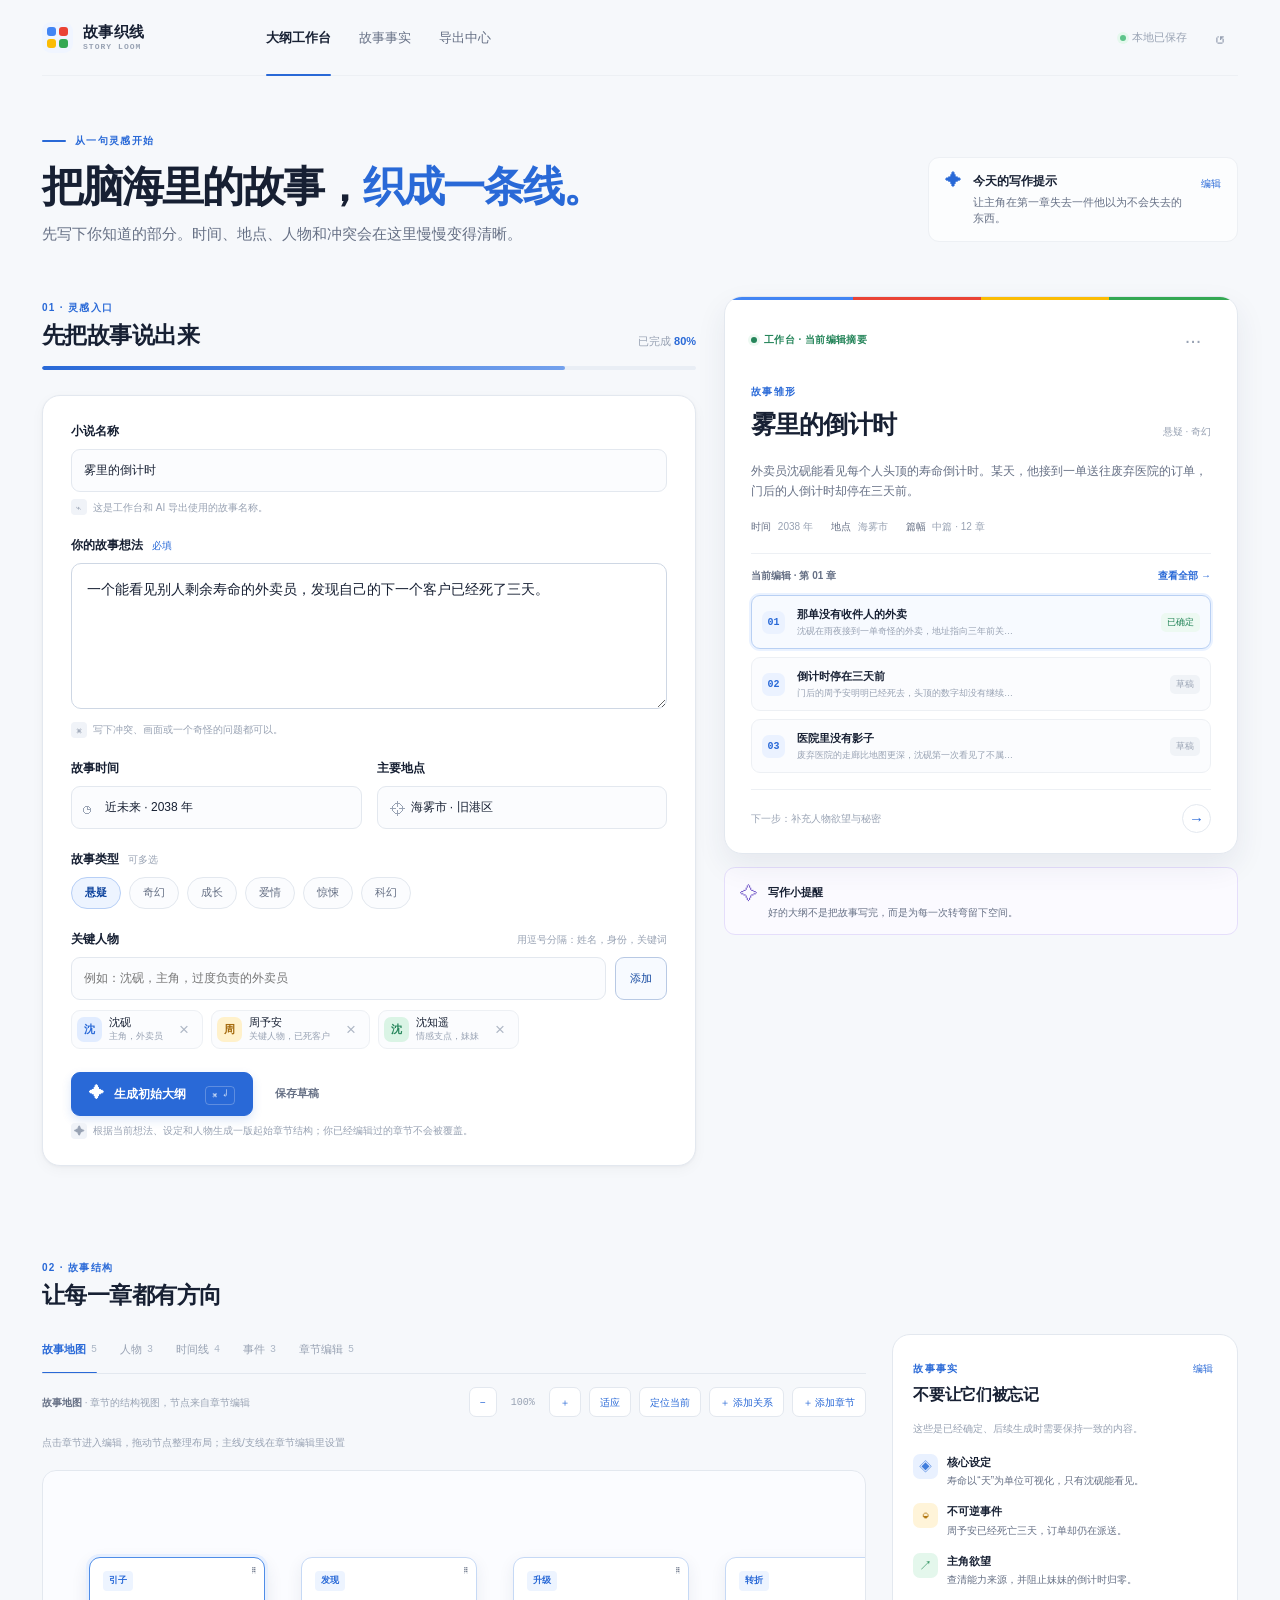
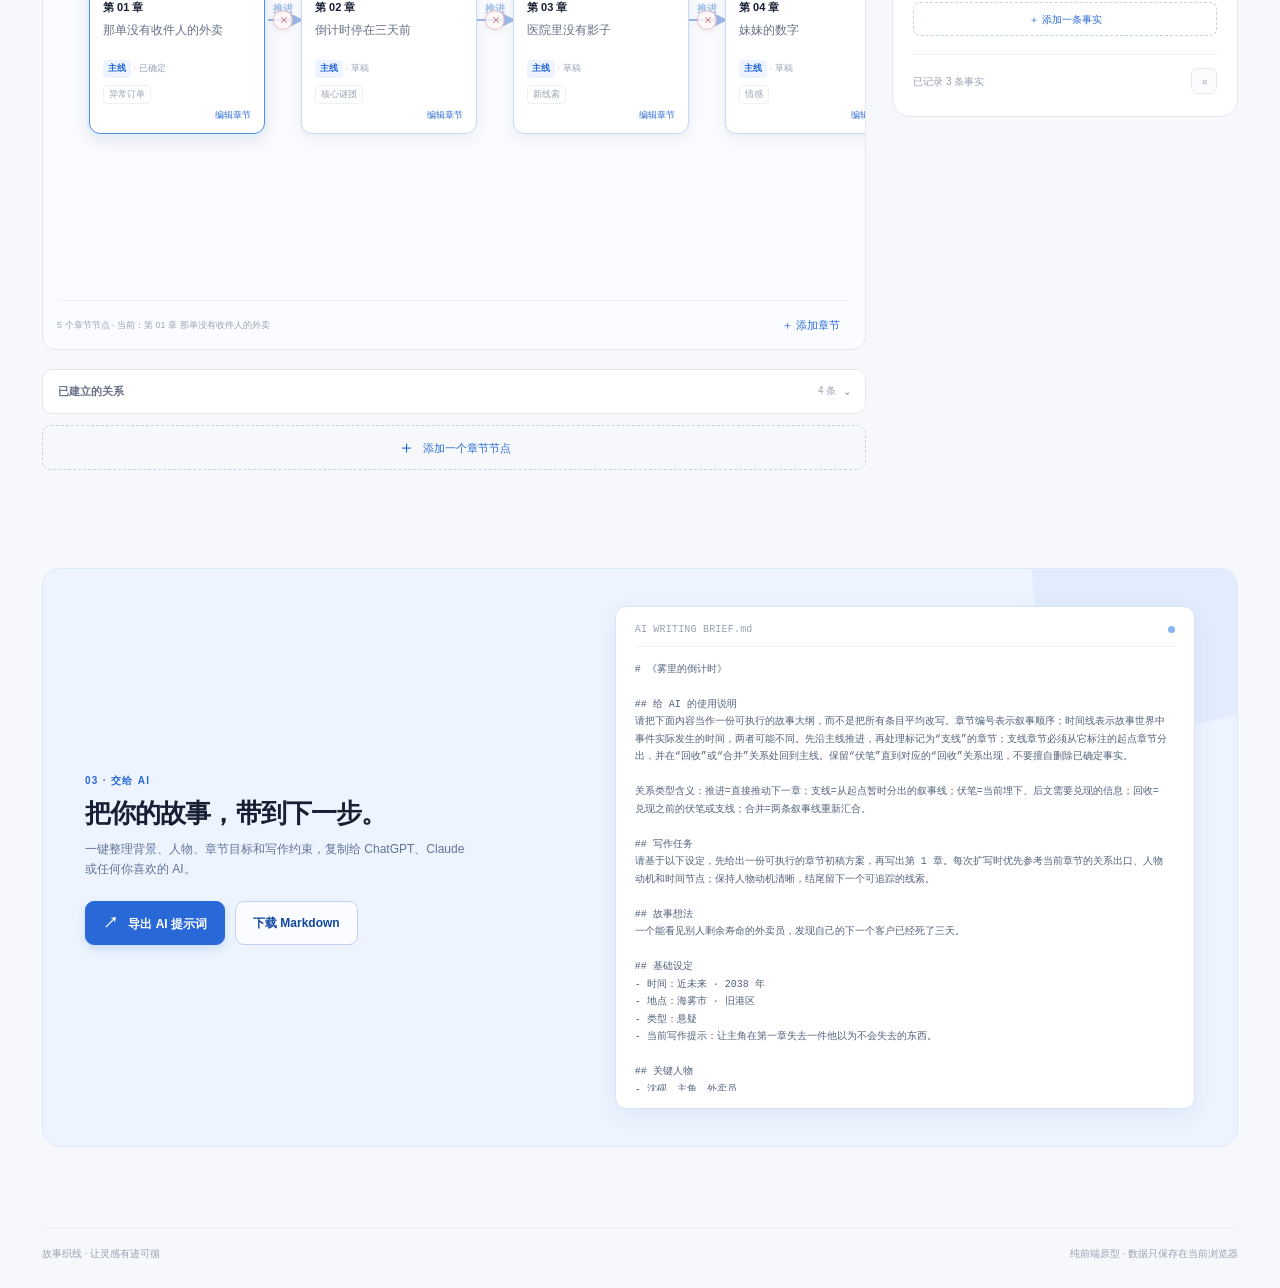
<file: novel4ai.html>
<!doctype html>
<html lang="zh-CN">
<head>
  <meta charset="UTF-8" />
  <meta name="viewport" content="width=device-width, initial-scale=1, viewport-fit=cover" />
  <meta name="theme-color" content="#f6f8fb" />
  <title>故事织线 · 小说大纲工作台</title>
  <link rel="stylesheet" href="styles.css" />
</head>
<body>
  <div class="app-shell">
    <header class="site-header">
      <a class="brand" href="#top" aria-label="故事织线首页">
        <span class="brand-mark" aria-hidden="true"><i></i><i></i><i></i><i></i></span>
        <span><strong>故事织线</strong><small>STORY LOOM</small></span>
      </a>
      <nav class="top-nav" aria-label="主导航">
        <a class="active" href="#workspace">大纲工作台</a>
        <a href="#facts">故事事实</a>
        <a href="#export">导出中心</a>
      </nav>
      <div class="header-actions">
        <span class="save-status" id="saveStatus" aria-live="polite"><span class="status-dot"></span>本地已保存</span>
        <button class="icon-button" id="resetButton" type="button" aria-label="重置草稿" title="重置草稿">↺</button>
      </div>
    </header>

    <main id="top">
      <section class="hero" aria-labelledby="heroTitle">
        <div class="hero-copy">
          <p class="eyebrow"><span class="eyebrow-line"></span>从一句灵感开始</p>
          <h1 id="heroTitle">把脑海里的故事，<em>织成一条线。</em></h1>
          <p class="hero-lede">先写下你知道的部分。时间、地点、人物和冲突会在这里慢慢变得清晰。</p>
        </div>
        <div class="hero-note" id="writingTipCard">
          <span class="note-icon">✦</span>
          <div class="tip-content"><strong>今天的写作提示</strong><span id="writingTipText" contenteditable="true" role="textbox" aria-label="今天的写作提示">让主角在第一章失去一件他以为不会失去的东西。</span></div>
          <button class="tip-edit" id="editWritingTip" type="button">编辑</button>
        </div>
      </section>

      <section class="workspace-grid" id="workspace">
        <div class="input-column">
          <div class="section-heading">
            <div><span class="section-kicker">01 · 灵感入口</span><h2>先把故事说出来</h2></div>
            <span class="completion">已完成 <strong id="completionPercent">28%</strong></span>
          </div>
          <div class="progress-track" aria-label="大纲进度"><span id="progressBar"></span></div>

          <form class="story-form" id="storyForm">
            <div class="field-group story-title-field">
              <label for="storyTitle">小说名称</label>
              <input id="storyTitle" type="text" value="雾里的倒计时" placeholder="例如：潮汐之后" />
              <div class="field-hint"><span>⌁</span> 这是工作台和 AI 导出使用的故事名称。</div>
            </div>
            <div class="field-group featured-field">
              <label for="idea">你的故事想法 <span>必填</span></label>
              <textarea id="idea" rows="5" placeholder="例如：一个能看见别人剩余寿命的外卖员，发现自己的下一个客户已经死了三天。">一个能看见别人剩余寿命的外卖员，发现自己的下一个客户已经死了三天。</textarea>
              <div class="field-hint"><span>⌘</span> 写下冲突、画面或一个奇怪的问题都可以。</div>
            </div>

            <div class="form-row two-up">
              <div class="field-group">
                <label for="time">故事时间</label>
                <div class="input-with-icon"><span>◷</span><input id="time" type="text" value="近未来 · 2038 年" placeholder="例如：民国三年" /></div>
              </div>
              <div class="field-group">
                <label for="place">主要地点</label>
                <div class="input-with-icon"><span>⌖</span><input id="place" type="text" value="海雾市 · 旧港区" placeholder="例如：一座海边小城" /></div>
              </div>
            </div>

            <div class="field-group">
              <label>故事类型 <span class="label-optional">可多选</span></label>
              <div class="chip-select" id="genreChips" role="group" aria-label="故事类型">
                <button type="button" class="choice-chip selected">悬疑</button>
                <button type="button" class="choice-chip">奇幻</button>
                <button type="button" class="choice-chip">成长</button>
                <button type="button" class="choice-chip">爱情</button>
                <button type="button" class="choice-chip">惊悚</button>
                <button type="button" class="choice-chip">科幻</button>
              </div>
            </div>

            <div class="field-group">
              <div class="field-label-row"><label for="characterInput">关键人物</label><span class="label-optional">用逗号分隔：姓名，身份，关键词</span></div>
              <div class="character-entry"><input id="characterInput" type="text" placeholder="例如：沈砚，主角，过度负责的外卖员" /><button class="small-button" id="addCharacter" type="button">添加</button></div>
              <div class="character-list" id="characterList" aria-live="polite">
                <span class="character-pill"><span class="character-avatar blue">沈</span><span>沈砚 <small>主角 · 过度负责</small></span><button type="button" aria-label="删除沈砚">×</button></span>
                <span class="character-pill"><span class="character-avatar yellow">周</span><span>周予安 <small>关键人物 · 已死客户</small></span><button type="button" aria-label="删除周予安">×</button></span>
              </div>
            </div>

            <div class="form-actions">
              <button class="primary-button" id="generateButton" type="submit" title="根据当前想法和设定生成一版初始章节结构"><span>✦</span> 生成初始大纲 <kbd>⌘ ↵</kbd></button>
              <button class="text-button" id="saveButton" type="button">保存草稿</button>
            </div>
            <div class="field-hint generate-hint"><span>✦</span> 根据当前想法、设定和人物生成一版起始章节结构；你已经编辑过的章节不会被覆盖。</div>
          </form>
        </div>

        <aside class="preview-column" aria-labelledby="previewTitle">
          <div class="preview-card">
            <div class="preview-card-top"><span class="live-badge"><i></i> 工作台 · 当前编辑摘要</span><button class="more-button" type="button" aria-label="更多选项">···</button></div>
            <div class="preview-title-row"><div><span class="section-kicker">故事雏形</span><h2 id="previewTitle">雾里的倒计时</h2></div><span class="genre-mark">悬疑 · 奇幻</span></div>
            <p class="logline" id="logline">外卖员沈砚能看见每个人头顶的寿命倒计时。某天，他接到一单送往废弃医院的订单，门后的人倒计时却停在三天前。</p>
            <div class="preview-meta"><span><b>时间</b> 2038 年</span><span><b>地点</b> 海雾市</span><span><b>篇幅</b> 中篇 · 12 章</span></div>
            <div class="mini-divider"></div>
            <div class="preview-label-row"><span><span id="currentChapterLabel">当前编辑 · 第 01 章</span></span><button class="link-button" id="viewAllButton" type="button">查看全部 →</button></div>
            <div class="chapter-preview" id="chapterPreview"></div>
            <div class="preview-footer"><span>下一步：补充人物欲望与秘密</span><button class="round-arrow" id="jumpFacts" type="button" aria-label="前往故事事实">→</button></div>
          </div>
          <div class="tip-card"><span class="tip-spark">✧</span><div><strong>写作小提醒</strong><p>好的大纲不是把故事写完，而是为每一次转弯留下空间。</p></div></div>
        </aside>
      </section>

      <section class="outline-section" id="outline" aria-labelledby="outlineTitle">
        <div class="section-heading outline-heading"><div><span class="section-kicker">02 · 故事结构</span><h2 id="outlineTitle">让每一章都有方向</h2></div></div>
        <div class="outline-layout">
          <div class="outline-main">
            <div class="outline-tabs" role="tablist" aria-label="大纲分区"><button class="active" role="tab" aria-selected="true" data-tab="all">故事地图 <span>12</span></button><button role="tab" aria-selected="false" data-tab="characters">人物 <span>4</span></button><button role="tab" aria-selected="false" data-tab="timeline">时间线 <span>8</span></button><button role="tab" aria-selected="false" data-tab="events">事件 <span>8</span></button><button role="tab" aria-selected="false" data-tab="chapters">章节编辑 <span>12</span></button></div>
            <div class="chapter-list" id="chapterList"></div>
            <button class="add-chapter" id="addChapter" type="button"><span>＋</span> 添加一个章节节点</button>
          </div>
          <aside class="facts-panel" id="facts">
            <div class="facts-head"><div><span class="section-kicker">故事事实</span><h3>不要让它们被忘记</h3></div><button class="edit-facts" type="button">编辑</button></div>
            <p class="facts-intro">这些是已经确定、后续生成时需要保持一致的内容。</p>
            <div class="fact-list" id="factList"></div><button class="add-fact-button" id="addFact" type="button">＋ 添加一条事实</button>
            <div class="facts-footer"><span id="factsCount">已记录 3 条事实</span><button type="button" id="lockFacts" aria-label="锁定事实">⌑</button></div>
          </aside>
        </div>
      </section>

      <section class="export-section" id="export" aria-labelledby="exportTitle">
        <div class="export-copy"><span class="section-kicker">03 · 交给 AI</span><h2 id="exportTitle">把你的故事，带到下一步。</h2><p>一键整理背景、人物、章节目标和写作约束，复制给 ChatGPT、Claude 或任何你喜欢的 AI。</p><div class="export-actions"><button class="primary-button" id="exportButton" type="button"><span>↗</span> 导出 AI 提示词</button><button class="secondary-button" id="downloadButton" type="button">下载 Markdown</button></div></div>
        <div class="export-preview"><div class="export-preview-head"><span>AI WRITING BRIEF.md</span><span class="file-dot"></span></div><pre id="promptPreview"># 《雾里的倒计时》

## 写作任务
请基于以下设定，写出第 1 章初稿。保持悬疑感，结尾留下一个可追踪的线索。

## 故事事实
- 沈砚能看见每个人的寿命倒计时
- 周予安已死亡三天，但订单仍在派送

## 本章目标
沈砚第一次进入旧港区废弃医院，并看到一件不可能存在的东西。</pre></div>
      </section>
    </main>
    <footer class="site-footer"><span>故事织线 · 让灵感有迹可循</span><span>纯前端原型 · 数据只保存在当前浏览器</span></footer>
  </div>
  <div class="toast" id="toast" role="status" aria-live="polite"></div>
  <script src="app.js"></script>
</body>
</html>
</file>
<file: styles.css>
:root {
  --color-background:#f6f8fb; --color-surface:#ffffff; --color-surface-subtle:#fbfcfe; --color-surface-muted:#f0f3f7;
  --color-border:#e3e8ef; --color-border-subtle:#edf0f4; --color-text:#172033; --color-text-secondary:#667085; --color-text-tertiary:#98a2b3;
  --color-primary:#2969d7; --color-primary-hover:#1f56b5; --color-primary-soft:#edf4ff; --color-primary-strong:#10469f;
  --color-success:#25855a; --color-success-soft:#edf9f2; --color-warning:#b87912; --color-warning-soft:#fff8e9; --color-danger:#c95050; --color-accent:#7359c8;
  --brand-blue:#4285f4; --brand-red:#ea4335; --brand-yellow:#fbbc05; --brand-green:#34a853;
  --font-family-sans: Inter, ui-sans-serif, -apple-system, BlinkMacSystemFont, "Segoe UI", "PingFang SC", "Microsoft YaHei", Arial, sans-serif;
  --font-family-mono: "SFMono-Regular", Consolas, "Liberation Mono", monospace;
  --font-size-xs:11px; --font-size-sm:12px; --font-size-md:13px; --font-size-base:14px; --font-size-lg:16px; --font-size-xl:18px; --font-size-2xl:22px; --font-size-3xl:28px;
  --space-1:4px; --space-2:8px; --space-3:12px; --space-4:16px; --space-5:20px; --space-6:24px; --space-7:28px; --space-8:32px; --space-10:40px; --space-12:48px;
  --radius-xs:5px; --radius-sm:8px; --radius-md:11px; --radius-lg:14px; --radius-xl:18px; --radius-pill:999px;
  --shadow-low:0 1px 3px rgba(16,24,40,.04), 0 4px 14px rgba(16,24,40,.035); --shadow-card:0 12px 30px rgba(33,54,91,.08); --shadow-focus:0 0 0 3px rgba(41,105,215,.18);
  --ease-standard:cubic-bezier(.2,0,0,1); --duration-fast:120ms; --duration-base:180ms;
}
*{box-sizing:border-box} html{scroll-behavior:smooth} body{margin:0;background:var(--color-background);color:var(--color-text);font-family:var(--font-family-sans);font-size:var(--font-size-base);line-height:1.5} button,input,textarea{font:inherit} button{cursor:pointer} a{color:inherit;text-decoration:none} ::selection{background:#dbe9ff;color:var(--color-primary-strong)}
.app-shell{max-width:1440px;margin:0 auto;padding:0 42px}.site-header{height:76px;display:flex;align-items:center;gap:36px;border-bottom:1px solid var(--color-border-subtle)}
.brand{display:flex;align-items:center;gap:10px;min-width:188px}.brand-mark{width:31px;height:31px;border-radius:9px;display:grid;grid-template-columns:repeat(2,1fr);grid-template-rows:repeat(2,1fr);gap:3px;padding:5px;background:#f0f5ff}.brand-mark i{display:block;border-radius:3px}.brand-mark i:nth-child(1){background:var(--brand-blue)}.brand-mark i:nth-child(2){background:var(--brand-red)}.brand-mark i:nth-child(3){background:var(--brand-yellow)}.brand-mark i:nth-child(4){background:var(--brand-green)}.brand strong{display:block;font-size:15px;letter-spacing:.02em;line-height:1.1}.brand small{display:block;margin-top:3px;color:var(--color-text-tertiary);font:600 8px/1 var(--font-family-mono);letter-spacing:.13em}
.top-nav{display:flex;align-self:stretch;align-items:center;gap:28px}.top-nav a{height:100%;display:flex;align-items:center;position:relative;color:var(--color-text-secondary);font-size:13px}.top-nav a.active{color:var(--color-text);font-weight:600}.top-nav a.active:after{content:"";position:absolute;left:0;right:0;bottom:-1px;height:2px;background:var(--color-primary);border-radius:2px}.header-actions{margin-left:auto;display:flex;align-items:center;gap:15px}.save-status{display:flex;align-items:center;gap:6px;color:var(--color-text-tertiary);font-size:11px}.status-dot{width:6px;height:6px;background:#5dc48a;border-radius:50%;box-shadow:0 0 0 3px #e5f8ed}.icon-button,.more-button{border:0;background:transparent;color:var(--color-text-tertiary);font-size:20px;line-height:1;min-width:36px;min-height:36px;border-radius:8px}.icon-button:hover,.more-button:hover{background:var(--color-surface-muted);color:var(--color-text)}
.hero{display:flex;justify-content:space-between;align-items:flex-end;padding:57px 0 50px;gap:30px}.eyebrow,.section-kicker{margin:0;color:var(--color-primary);font-size:10px;font-weight:700;letter-spacing:.13em;text-transform:uppercase}.eyebrow{display:flex;align-items:center;gap:9px}.eyebrow-line{width:24px;height:2px;background:var(--color-primary);border-radius:2px}.hero h1{font-size:42px;line-height:1.17;letter-spacing:-.045em;margin:14px 0 12px;font-weight:650}.hero h1 em{font-style:normal;color:var(--color-primary)}.hero-lede{margin:0;color:var(--color-text-secondary);font-size:15px;max-width:525px}.hero-note{display:flex;align-items:flex-start;gap:11px;max-width:310px;margin-bottom:4px;padding:14px 16px;background:rgba(255,255,255,.7);border:1px solid var(--color-border-subtle);border-radius:var(--radius-md);color:var(--color-text-secondary);font-size:11px;line-height:1.55}.hero-note strong{color:var(--color-text);font-size:12px}.note-icon{color:var(--color-primary);font-size:17px;line-height:1}
.workspace-grid{display:grid;grid-template-columns:minmax(0,1.12fr) minmax(360px,.88fr);gap:28px;align-items:start}.section-heading{display:flex;justify-content:space-between;align-items:flex-end;gap:18px}.section-heading h2{margin:5px 0 0;font-size:23px;line-height:1.2;letter-spacing:-.025em}.completion{color:var(--color-text-tertiary);font-size:11px}.completion strong{color:var(--color-primary);font-weight:700}.progress-track{height:4px;background:#e9eef5;border-radius:5px;margin:17px 0 25px;overflow:hidden}.progress-track span{display:block;height:100%;width:28%;background:linear-gradient(90deg,var(--color-primary),#73a1ed);border-radius:5px;transition:width .35s var(--ease-standard)}
.story-form{background:var(--color-surface);border:1px solid var(--color-border);border-radius:var(--radius-xl);padding:26px 28px;box-shadow:var(--shadow-low)}.field-group{margin-bottom:21px}.field-group label,.field-label-row label{display:block;font-size:12px;font-weight:650;color:var(--color-text);margin-bottom:9px}.field-group label span{margin-left:6px;color:var(--color-primary);font-size:10px;font-weight:500}.label-optional{color:var(--color-text-tertiary)!important;font-weight:400!important}.field-label-row{display:flex;justify-content:space-between;align-items:baseline}.field-label-row .label-optional{font-size:10px}.featured-field textarea{width:100%;resize:vertical;min-height:126px;padding:14px 15px;border:1px solid #ced7e4;border-radius:10px;background:#fff;color:var(--color-text);font-size:14px;line-height:1.65;outline:none;transition:border-color .18s,box-shadow .18s}.featured-field textarea:focus,.field-group input:focus{border-color:#7ca5eb;box-shadow:var(--shadow-focus)}.field-hint{display:flex;align-items:center;gap:6px;margin-top:7px;color:var(--color-text-tertiary);font-size:10px}.field-hint span{display:grid;place-items:center;width:16px;height:16px;background:#f0f3f8;border-radius:4px;font-size:11px}.two-up{display:grid;grid-template-columns:1fr 1fr;gap:15px}.field-group input{width:100%;height:43px;padding:0 12px;border:1px solid var(--color-border);border-radius:9px;outline:none;color:var(--color-text);background:var(--color-surface-subtle);font-size:12px;transition:border-color .18s,box-shadow .18s}.input-with-icon{position:relative}.input-with-icon>span{position:absolute;left:12px;top:11px;color:var(--color-text-tertiary);font-size:16px}.input-with-icon input{padding-left:33px}.chip-select{display:flex;flex-wrap:wrap;gap:8px}.choice-chip{height:32px;padding:0 13px;border:1px solid var(--color-border);border-radius:var(--radius-pill);background:var(--color-surface-subtle);color:var(--color-text-secondary);font-size:11px;transition:all .15s var(--ease-standard)}.choice-chip:hover{border-color:#9ebbe9;color:var(--color-primary)}.choice-chip.selected{background:var(--color-primary-soft);border-color:#b7cff6;color:var(--color-primary-strong);font-weight:600}.character-entry{display:flex;gap:9px}.character-entry input{background:var(--color-surface-subtle)}.small-button{padding:0 14px;height:43px;border:1px solid #b8c9e4;background:#f7faff;color:var(--color-primary-strong);border-radius:9px;font-size:11px;white-space:nowrap}.small-button:hover{background:var(--color-primary-soft)}.character-list{display:flex;flex-wrap:wrap;gap:8px;margin-top:10px}.character-pill{display:flex;align-items:center;gap:7px;padding:5px 7px 5px 5px;border:1px solid var(--color-border-subtle);border-radius:9px;background:var(--color-surface-subtle);font-size:11px}.character-pill>span:nth-child(2){display:flex;flex-direction:column;line-height:1.25}.character-pill small{font-size:9px;color:var(--color-text-tertiary);margin-top:2px}.character-pill>button{margin-left:3px;border:0;background:transparent;color:#aeb7c5;font-size:17px;line-height:1;min-width:20px;min-height:20px}.character-pill>button:hover{color:var(--color-danger)}.character-avatar{width:25px;height:25px;display:grid;place-items:center;border-radius:7px;font-size:11px;font-weight:700}.character-avatar.blue{background:#e1ecff;color:#2969d7}.character-avatar.yellow{background:#fff1cb;color:#a4690c}.character-avatar.green{background:#daf4e5;color:#25855a}.form-actions{display:flex;align-items:center;gap:17px;padding-top:2px}.primary-button,.secondary-button,.text-button{min-height:44px;border-radius:9px;padding:0 17px;font-weight:600;font-size:12px;transition:all .18s var(--ease-standard)}.primary-button{border:1px solid var(--color-primary);background:var(--color-primary);color:#fff;box-shadow:0 4px 10px rgba(41,105,215,.17)}.primary-button:hover{background:var(--color-primary-hover);transform:translateY(-1px);box-shadow:0 7px 14px rgba(41,105,215,.21)}.primary-button span{font-size:15px;margin-right:7px}.primary-button kbd{margin-left:15px;padding:3px 6px;border:1px solid rgba(255,255,255,.3);border-radius:4px;font:10px var(--font-family-mono);opacity:.82}.text-button,.link-button{border:0;background:transparent;color:var(--color-text-secondary);padding:5px;font-size:11px}.text-button:hover,.link-button:hover{color:var(--color-primary)}
.preview-column{position:sticky;top:20px}.preview-card{background:var(--color-surface);border:1px solid var(--color-border);border-radius:var(--radius-xl);padding:25px 26px 20px;box-shadow:var(--shadow-card);position:relative;overflow:hidden}.preview-card:before{content:"";position:absolute;left:0;right:0;top:0;height:3px;background:linear-gradient(90deg,var(--brand-blue) 0 25%,var(--brand-red) 25% 50%,var(--brand-yellow) 50% 75%,var(--brand-green) 75%)}.preview-card-top,.preview-title-row,.preview-label-row,.preview-footer,.facts-head,.export-preview-head{display:flex;align-items:center;justify-content:space-between}.live-badge{display:flex;align-items:center;gap:7px;color:var(--color-success);font-size:10px;font-weight:650;letter-spacing:.04em}.live-badge i{width:6px;height:6px;background:var(--color-success);border-radius:50%;box-shadow:0 0 0 3px var(--color-success-soft)}.preview-title-row{align-items:flex-end;margin-top:22px}.preview-title-row h2{margin:5px 0 0;font-size:25px;letter-spacing:-.035em}.genre-mark{color:var(--color-text-tertiary);font-size:10px;margin-bottom:4px}.logline{color:var(--color-text-secondary);font-size:12px;line-height:1.68;margin:18px 0 18px}.preview-meta{display:flex;gap:18px;flex-wrap:wrap;color:var(--color-text-tertiary);font-size:10px}.preview-meta b{font-weight:500;color:var(--color-text-secondary);margin-right:4px}.mini-divider{height:1px;background:var(--color-border-subtle);margin:19px 0 14px}.preview-label-row{font-size:10px;color:var(--color-text-secondary);font-weight:650}.link-button{font-size:10px;color:var(--color-primary);padding:0}.chapter-preview{margin-top:12px;display:grid;gap:8px}.preview-chapter{display:grid;grid-template-columns:25px 1fr auto;align-items:center;gap:10px;padding:10px 10px;border:1px solid var(--color-border-subtle);border-radius:9px;background:var(--color-surface-subtle)}.preview-chapter .number{width:23px;height:23px;display:grid;place-items:center;border-radius:7px;background:#ebf2ff;color:var(--color-primary);font:600 10px var(--font-family-mono)}.preview-chapter .chapter-name{font-size:11px;font-weight:600}.preview-chapter small{display:block;margin-top:2px;color:var(--color-text-tertiary);font-size:9px}.chapter-state{font-size:9px;color:var(--color-success);background:var(--color-success-soft);padding:3px 6px;border-radius:5px}.preview-footer{margin-top:16px;padding-top:14px;border-top:1px solid var(--color-border-subtle);color:var(--color-text-tertiary);font-size:10px}.round-arrow{width:29px;height:29px;border:1px solid var(--color-border);background:var(--color-surface);color:var(--color-primary);border-radius:50%;font-size:15px}.round-arrow:hover{background:var(--color-primary-soft);border-color:#b8d0f6}.tip-card{display:flex;gap:10px;margin-top:13px;padding:13px 15px;border:1px solid #e5defb;background:#fbfaff;border-radius:var(--radius-md);color:var(--color-text-secondary)}.tip-spark{color:var(--color-accent);font-size:18px}.tip-card strong{font-size:11px;color:var(--color-text)}.tip-card p{margin:3px 0 0;font-size:10px;line-height:1.55}
.outline-section{padding:90px 0 0}.outline-heading{align-items:center}.view-toggle{display:flex;padding:3px;background:var(--color-surface-muted);border-radius:8px;gap:2px}.view-toggle button{min-height:30px;padding:0 11px;border:0;border-radius:6px;background:transparent;color:var(--color-text-tertiary);font-size:10px}.view-toggle button.active{background:var(--color-surface);color:var(--color-text);box-shadow:0 1px 2px rgba(16,24,40,.08);font-weight:600}.outline-layout{display:grid;grid-template-columns:minmax(0,1.55fr) minmax(270px,.65fr);gap:26px;margin-top:25px}.outline-main,.facts-panel{min-width:0}.outline-tabs{display:flex;gap:23px;border-bottom:1px solid var(--color-border);margin-bottom:13px;overflow-x:auto}.outline-tabs button{position:relative;display:flex;align-items:center;gap:5px;min-height:39px;border:0;background:transparent;color:var(--color-text-tertiary);font-size:11px;padding:0 0 9px;white-space:nowrap}.outline-tabs button span{font:10px var(--font-family-mono);color:#acb7c6}.outline-tabs button.active{color:var(--color-primary);font-weight:650}.outline-tabs button.active:after{content:"";height:2px;position:absolute;bottom:-1px;left:0;right:0;background:var(--color-primary);border-radius:2px}.chapter-list{display:grid;gap:9px}.chapter-card{display:grid;grid-template-columns:39px 1fr auto;gap:15px;align-items:start;padding:16px 17px;background:var(--color-surface);border:1px solid var(--color-border);border-radius:12px;transition:border-color .18s,box-shadow .18s}.chapter-card:hover{border-color:#bfd2ee;box-shadow:var(--shadow-low)}.chapter-index{width:31px;height:31px;display:grid;place-items:center;background:#eff4ff;color:var(--color-primary);border-radius:9px;font:600 11px var(--font-family-mono)}.chapter-card:nth-child(3n+2) .chapter-index{background:#fff6df;color:#aa7410}.chapter-card:nth-child(3n+3) .chapter-index{background:#ecf8f1;color:#25855a}.chapter-card h3{font-size:13px;margin:0 0 5px}.chapter-card p{font-size:11px;color:var(--color-text-secondary);line-height:1.55;margin:0;max-width:590px}.chapter-tags{display:flex;gap:7px;margin-top:9px;flex-wrap:wrap}.chapter-tag{font-size:9px;color:var(--color-text-tertiary);padding:3px 7px;border:1px solid var(--color-border-subtle);border-radius:4px}.chapter-tag.blue{color:var(--color-primary);background:var(--color-primary-soft);border-color:#d8e6fc}.chapter-menu{border:0;background:transparent;color:#b3bcc8;font-size:17px;min-width:26px;min-height:28px}.chapter-menu:hover{color:var(--color-text)}.add-chapter{width:100%;height:45px;margin-top:11px;background:transparent;border:1px dashed #c6d2e3;color:var(--color-primary);border-radius:9px;font-size:11px}.add-chapter:hover{background:#f9fbff;border-color:#98b7e9}.add-chapter span{font-size:17px;vertical-align:-1px;margin-right:5px}.facts-panel{padding:22px 20px;background:var(--color-surface);border:1px solid var(--color-border);border-radius:var(--radius-xl);align-self:start}.facts-head{align-items:flex-start}.facts-head h3{margin:5px 0 0;font-size:16px;letter-spacing:-.02em}.edit-facts{border:0;background:transparent;color:var(--color-primary);font-size:10px;padding:4px}.facts-intro{color:var(--color-text-tertiary);font-size:10px;line-height:1.55;margin:14px 0 17px}.fact-list{display:grid;gap:15px}.fact-item{display:grid;grid-template-columns:25px 1fr;gap:9px}.fact-icon{width:25px;height:25px;display:grid;place-items:center;border-radius:7px;font-size:13px}.blue-bg{background:#e9f1ff;color:#407ddd}.yellow-bg{background:#fff4d9;color:#b27812}.green-bg{background:#e4f7ec;color:#329362}.fact-item b{font-size:11px}.fact-item p{font-size:10px;line-height:1.5;color:var(--color-text-secondary);margin:3px 0 0}.facts-footer{border-top:1px solid var(--color-border-subtle);margin-top:18px;padding-top:13px;display:flex;justify-content:space-between;align-items:center;color:var(--color-text-tertiary);font-size:10px}.facts-footer button{border:1px solid var(--color-border);background:var(--color-surface-subtle);width:26px;height:26px;border-radius:7px;color:var(--color-text-tertiary)}
.export-section{display:grid;grid-template-columns:.9fr 1.1fr;gap:55px;align-items:center;margin:98px 0 80px;padding:37px 42px;background:#edf4ff;border:1px solid #dbe8fb;border-radius:var(--radius-xl);overflow:hidden;position:relative}.export-section:before{content:"";position:absolute;width:300px;height:300px;border-radius:50%;background:rgba(125,163,231,.1);right:-95px;top:-145px}.export-copy{position:relative}.export-copy h2{font-size:26px;line-height:1.25;letter-spacing:-.035em;margin:7px 0 10px}.export-copy p{max-width:390px;color:#607496;font-size:12px;line-height:1.65;margin:0}.export-actions{display:flex;gap:10px;margin-top:22px;align-items:center}.secondary-button{border:1px solid #bfd2ef;background:rgba(255,255,255,.75);color:var(--color-primary-strong)}.secondary-button:hover{background:#fff;border-color:#9bb9e5}.export-preview{position:relative;padding:17px 19px;background:#fff;border:1px solid #d8e4f4;border-radius:11px;box-shadow:0 7px 20px rgba(52,91,148,.08)}.export-preview-head{padding-bottom:11px;border-bottom:1px solid var(--color-border-subtle);font:10px var(--font-family-mono);color:var(--color-text-tertiary);letter-spacing:.02em}.file-dot{width:7px;height:7px;border-radius:50%;background:#89b4f3}.export-preview pre{margin:14px 0 0;white-space:pre-wrap;color:#52627b;font:10px/1.75 var(--font-family-mono)}.site-footer{display:flex;justify-content:space-between;border-top:1px solid var(--color-border-subtle);padding:18px 0 27px;color:var(--color-text-tertiary);font-size:10px}.toast{position:fixed;left:50%;bottom:25px;z-index:10;transform:translate(-50%,14px);opacity:0;pointer-events:none;padding:10px 15px;border-radius:8px;background:#202a3a;color:#fff;font-size:11px;box-shadow:0 7px 20px rgba(16,24,40,.19);transition:opacity .2s,transform .2s}.toast.show{opacity:1;transform:translate(-50%,0)}
@media (max-width: 1000px){.app-shell{padding:0 25px}.workspace-grid{grid-template-columns:1fr}.preview-column{position:static;display:grid;grid-template-columns:1fr 1fr;gap:13px}.tip-card{margin-top:0}.outline-layout{grid-template-columns:1fr}.facts-panel{max-width:none}.export-section{grid-template-columns:1fr;gap:24px}}
@media (max-width: 700px){.app-shell{padding:0 15px}.site-header{height:auto;min-height:65px;flex-wrap:wrap;gap:0;padding:10px 0}.brand{min-width:auto}.top-nav{order:3;width:100%;height:38px;gap:20px;overflow-x:auto}.top-nav a{font-size:11px}.header-actions{gap:9px}.save-status{display:none}.hero{padding:35px 0 32px;display:block}.hero h1{font-size:34px;margin-top:11px}.hero-lede{font-size:13px;max-width:100%}.hero-note{margin-top:22px;max-width:none}.story-form{padding:21px 17px}.two-up{grid-template-columns:1fr;gap:0}.field-group{margin-bottom:18px}.form-actions{gap:11px;flex-wrap:wrap}.primary-button{flex:1;min-width:208px}.primary-button kbd{display:none}.preview-column{display:block}.tip-card{margin-top:11px}.preview-card{padding:23px 19px 18px}.preview-title-row h2{font-size:23px}.outline-section{padding-top:62px}.section-heading h2{font-size:21px}.outline-heading{align-items:flex-end}.view-toggle{display:none}.outline-layout{margin-top:20px}.outline-tabs{gap:19px}.chapter-card{grid-template-columns:34px 1fr auto;gap:11px;padding:14px 12px}.chapter-card p{font-size:10px}.facts-panel{padding:19px 16px}.export-section{margin:68px 0 50px;padding:27px 20px}.export-copy h2{font-size:23px}.export-actions{flex-wrap:wrap}.secondary-button{min-height:44px}.site-footer{display:block;line-height:1.8}.site-footer span{display:block}.site-footer span+span{margin-top:3px}}
@media (max-width: 380px){.app-shell{padding:0 12px}.hero h1{font-size:31px}.hero-note{font-size:10px}.character-entry{display:grid;grid-template-columns:1fr auto}.primary-button{min-width:100%}.text-button{width:100%;text-align:left}.preview-meta{gap:10px}.chapter-card{grid-template-columns:30px 1fr auto}.chapter-index{width:28px;height:28px}.chapter-tags{display:none}}
@media (prefers-reduced-motion: reduce){html{scroll-behavior:auto}*,*::before,*::after{transition-duration:.01ms!important;animation-duration:.01ms!important}}
:focus-visible{outline:0;box-shadow:var(--shadow-focus)!important}
.character-grid{display:grid;grid-template-columns:repeat(2,minmax(0,1fr));gap:10px}.character-card{display:grid;grid-template-columns:38px 1fr;gap:12px;padding:16px;background:var(--color-surface);border:1px solid var(--color-border);border-radius:12px}.large-character-avatar{width:38px;height:38px;display:grid;place-items:center;border-radius:11px;font-weight:700}.character-card h3{font-size:13px;margin:0 0 2px}.character-role{font-size:10px;color:var(--color-primary)}.character-card p{font-size:10px;line-height:1.55;color:var(--color-text-secondary);margin:9px 0}.character-detail{padding-top:8px;border-top:1px solid var(--color-border-subtle);font-size:9px;color:var(--color-text-tertiary)}.character-detail b{color:var(--color-text-secondary);margin-right:5px}.add-character-card{min-height:135px;border:1px dashed #c6d2e3;background:transparent;color:var(--color-primary);border-radius:12px;font-size:11px}.add-character-card span{display:block;font-size:22px;margin-bottom:4px}.timeline-view{position:relative;padding:4px 0 4px 20px}.timeline-view:before{content:"";position:absolute;left:34px;top:10px;bottom:10px;width:1px;background:#dce5f2}.timeline-item{display:grid;grid-template-columns:29px 1fr;gap:15px;position:relative;padding:12px 0}.timeline-marker{width:29px;height:29px;display:grid;place-items:center;border-radius:9px;font:600 9px var(--font-family-mono);z-index:1;border:3px solid var(--color-background)}.timeline-time{display:block;color:var(--color-text-tertiary);font:10px var(--font-family-mono);margin:1px 0 4px}.timeline-item h3{font-size:13px;margin:0 0 4px}.timeline-item p{font-size:10px;color:var(--color-text-secondary);line-height:1.55;margin:0 0 8px;max-width:620px}.event-list{display:grid;gap:10px}.event-card{display:grid;grid-template-columns:30px 1fr auto;gap:13px;align-items:start;padding:15px 16px;background:var(--color-surface);border:1px solid var(--color-border);border-radius:12px}.event-icon{width:30px;height:30px;display:grid;place-items:center;border-radius:9px;font-weight:700}.event-type{color:var(--color-text-tertiary);font-size:9px}.event-card h3{font-size:13px;margin:2px 0 4px}.event-card p{font-size:10px;color:var(--color-text-secondary);line-height:1.5;margin:0}.event-status{color:var(--color-success);background:var(--color-success-soft);font-size:9px;padding:4px 7px;border-radius:5px;white-space:nowrap}.event-status.draft{color:var(--color-warning);background:var(--color-warning-soft)}
@media (max-width:700px){.character-grid{grid-template-columns:1fr}.add-character-card{min-height:78px}.add-character-card span{display:inline;margin-right:4px}.timeline-view{padding-left:3px}.timeline-view:before{left:17px}.event-card{grid-template-columns:30px 1fr}.event-status{grid-column:2;justify-self:start}.outline-tabs{gap:16px}}
.large-character-avatar.blue{background:#e1ecff;color:#2969d7}.large-character-avatar.yellow{background:#fff1cb;color:#a4690c}.large-character-avatar.green{background:#daf4e5;color:#25855a}
.card-title-line{display:flex;justify-content:space-between;align-items:flex-start;gap:12px}.inline-edit{border:0;background:transparent;color:var(--color-primary);font-size:10px;padding:3px 0;white-space:nowrap}.inline-edit:hover{text-decoration:underline}.inline-editor{padding:20px;background:var(--color-surface);border:1px solid #bcd1ef;border-radius:12px;box-shadow:var(--shadow-low)}.editor-heading{display:flex;justify-content:space-between;align-items:flex-start;margin-bottom:18px}.editor-heading h3{font-size:17px;margin:4px 0 0}.editor-grid{display:grid;grid-template-columns:1fr 1fr;gap:14px}.editor-grid label{display:grid;gap:7px;color:var(--color-text-secondary);font-size:10px;font-weight:600}.editor-grid label.wide{grid-column:1/-1}.editor-grid input,.editor-grid textarea{width:100%;border:1px solid var(--color-border);border-radius:8px;background:var(--color-surface-subtle);padding:10px 11px;color:var(--color-text);font-size:12px;outline:none;resize:vertical}.editor-grid input:focus,.editor-grid textarea:focus{border-color:#7ca5eb;box-shadow:var(--shadow-focus)}.editor-actions{display:flex;align-items:center;gap:14px;margin-top:18px}.danger-text{border:0;background:transparent;color:var(--color-danger);font-size:10px;padding:5px}.danger-text:hover{text-decoration:underline}.add-structure-item{width:100%;height:44px;margin-top:12px;border:1px dashed #c6d2e3;border-radius:9px;background:transparent;color:var(--color-primary);font-size:11px}.add-structure-item:hover{background:#f9fbff;border-color:#98b7e9}
@media (max-width:700px){.editor-grid{grid-template-columns:1fr}.editor-grid label.wide{grid-column:auto}.editor-actions{flex-wrap:wrap}.editor-actions .primary-button{min-width:0;flex:1}}
.fact-editing{padding:4px 5px;margin:-4px -5px;border-radius:5px;background:#fffdf2;outline:1px dashed #e5be63}
.tip-content{display:grid;gap:3px;min-width:0;flex:1}.tip-content>span{display:block;outline:0;line-height:1.5}.tip-content>span[contenteditable="true"]{padding:3px 5px;margin:-3px -5px;border-radius:5px;background:#fffdf2;outline:1px dashed #e5be63}.tip-edit{border:0;background:transparent;color:var(--color-primary);font-size:10px;padding:4px 0;white-space:nowrap}.tip-edit:hover{text-decoration:underline}.fact-title-line{display:flex;align-items:center;justify-content:space-between;gap:8px}.fact-delete{border:0;background:transparent;color:#b2bcc8;font-size:16px;line-height:1;padding:0;opacity:0;transition:opacity .15s}.fact-item:hover .fact-delete,.fact-delete:focus{opacity:1}.add-fact-button{width:100%;margin-top:15px;height:34px;border:1px dashed #c6d2e3;border-radius:7px;background:transparent;color:var(--color-primary);font-size:10px}.add-fact-button:hover{background:#f9fbff;border-color:#98b7e9}.export-preview pre{max-height:430px;overflow:auto;padding-right:8px}
.preview-chapter{cursor:pointer}.preview-chapter.is-current{border-color:#b9d0f3;background:#f7faff;box-shadow:0 0 0 2px #eaf2ff}.chapter-state{border:0;cursor:pointer}.status-confirmed{color:var(--color-success);background:var(--color-success-soft)}.status-pending{color:var(--color-warning);background:var(--color-warning-soft)}.status-draft{color:var(--color-text-tertiary);background:var(--color-surface-muted)}.chapter-card{cursor:pointer}.chapter-card.is-current{border-color:#b9d0f3;box-shadow:0 0 0 2px #eaf2ff}.editor-grid select{width:100%;height:40px;border:1px solid var(--color-border);border-radius:8px;background:var(--color-surface-subtle);padding:0 10px;color:var(--color-text);font-size:12px;outline:none}.editor-grid select:focus{border-color:#7ca5eb;box-shadow:var(--shadow-focus)}
.story-map-toolbar{display:flex;justify-content:space-between;align-items:center;gap:16px;color:var(--color-text-tertiary);font-size:10px;margin:0 0 12px}.story-map-toolbar b{color:var(--color-text-secondary);font-weight:650}.map-legend{display:flex;gap:12px;white-space:nowrap}.map-legend span{display:flex;align-items:center;gap:5px}.legend-dot{width:7px;height:7px;border-radius:50%;display:inline-block}.legend-dot.main{background:var(--color-primary)}.legend-dot.branch{background:var(--color-accent)}.story-map-canvas{position:relative;min-height:390px;padding:52px 18px 20px;border:1px solid var(--color-border);border-radius:14px;background:linear-gradient(180deg,#fbfcff 0%,#fff 100%);overflow:hidden}.map-lane-label{position:absolute;left:18px;font-size:10px;font-weight:650;letter-spacing:.02em}.main-label{top:17px;color:var(--color-primary)}.branch-label{top:225px;color:var(--color-accent)}.map-line{position:absolute;height:2px;left:55px;right:55px;border-radius:2px}.main-line{top:129px;background:#b9d1f5}.branch-line{top:302px;background:#d7ccef}.map-main-nodes,.map-branch-nodes{position:relative;display:flex;justify-content:space-between;gap:10px;z-index:1}.map-main-nodes{height:160px}.map-branch-nodes{align-items:center;height:105px;padding:0 7%}.map-node{position:relative;display:flex;flex-direction:column;align-items:flex-start;text-align:left;width:154px;min-height:108px;padding:13px 13px 11px;border:1px solid var(--color-border);border-radius:11px;background:var(--color-surface);box-shadow:0 4px 12px rgba(33,54,91,.05);color:var(--color-text);transition:transform .18s,border-color .18s,box-shadow .18s}.map-node:hover{transform:translateY(-2px);border-color:#9fbde9;box-shadow:0 8px 18px rgba(33,54,91,.1)}.map-node.is-current{border-color:#78a5e9;box-shadow:0 0 0 3px #e8f1ff,0 8px 18px rgba(33,54,91,.1)}.map-node:after{content:"";position:absolute;top:50%;right:-17px;width:16px;height:1px;background:#b9d1f5}.map-main-nodes .map-node:last-child:after,.map-branch-nodes .map-node:last-child:after{display:none}.map-node-type{font-size:9px;font-weight:700;padding:3px 6px;border-radius:4px;margin-bottom:8px}.map-node strong{font-size:11px;margin-bottom:4px}.map-node>span:not(.map-node-type){font-size:10px;line-height:1.35;color:var(--color-text-secondary);min-height:27px}.map-node small{margin-top:auto;padding-top:8px;color:var(--color-text-tertiary);font-size:9px}.map-node--trigger .map-node-type,.map-node--discover .map-node-type{color:var(--color-primary);background:var(--color-primary-soft)}.map-node--turn .map-node-type{color:var(--color-warning);background:var(--color-warning-soft)}.map-node--twist .map-node-type{color:var(--color-danger);background:#fff0f0}.map-node--resolve .map-node-type{color:var(--color-success);background:var(--color-success-soft)}.map-node--branch .map-node-type{color:var(--color-accent);background:#f2edff}.map-node--branch{width:190px;min-height:91px}.map-node--branch:after{background:#d7ccef}.map-merge{display:grid;place-items:center;width:48px;height:48px;border:1px dashed #bca9e8;color:var(--color-accent);border-radius:50%;font-size:9px;background:#fbfaff;white-space:nowrap}.map-footer{display:flex;justify-content:space-between;align-items:center;gap:12px;margin-top:9px;padding-top:13px;border-top:1px solid var(--color-border-subtle);color:var(--color-text-tertiary);font-size:9px}.map-footer .add-structure-item{width:auto;margin:0;padding:0 11px;height:31px}.map-footer .add-structure-item:hover{background:#f9fbff}
@media (max-width:1000px){.story-map-canvas{overflow-x:auto}.map-main-nodes,.map-branch-nodes{min-width:780px}.story-map-toolbar{align-items:flex-start;flex-direction:column}.map-legend{align-self:flex-end}}
@media (max-width:700px){.story-map-canvas{min-height:0;padding:50px 12px 15px;overflow:visible}.map-main-nodes,.map-branch-nodes{min-width:0;height:auto;display:grid;grid-template-columns:1fr;gap:9px;padding:0 0 0 12px}.map-line{left:26px;right:auto;width:2px;height:auto;top:83px;bottom:136px}.branch-line{display:none}.main-line{background:#b9d1f5}.map-lane-label{left:12px}.main-label{top:15px}.branch-label{position:relative;left:0;top:auto;margin:24px 0 10px;padding-top:15px;border-top:1px solid var(--color-border-subtle)}.map-node,.map-node--branch{width:100%;min-height:0;padding:12px 13px 11px}.map-node:after{top:auto;right:auto;left:-13px;bottom:50%;width:12px}.map-main-nodes .map-node:last-child:after{display:block}.map-branch-nodes{padding-left:12px}.map-branch-nodes .map-node:after{display:none}.map-merge{margin:0 auto}.map-footer{display:block}.map-footer .add-structure-item{margin-top:10px}.map-node>span:not(.map-node-type){min-height:0}}
.map-node-open{display:flex;flex-direction:column;align-items:flex-start;text-align:left;width:100%;padding:0;border:0;background:transparent;color:var(--color-text)}.map-node-edit{align-self:flex-end;margin-top:7px;padding:0;border:0;background:transparent;color:var(--color-primary);font-size:9px}.map-node-edit:hover{text-decoration:underline}.map-node--branch.map-node{cursor:pointer}
.map-edges,.map-nodes-layer{position:absolute;inset:0}.map-edges{z-index:0;pointer-events:none}.map-nodes-layer{z-index:1}.map-node{position:absolute}.map-node.is-dragging{opacity:.85;cursor:grabbing;z-index:5;transform:scale(1.02);box-shadow:0 12px 25px rgba(33,54,91,.16)}.map-drag-handle{position:absolute;right:8px;top:6px;color:#b5c0cf;font-size:12px;line-height:1;cursor:grab;z-index:2}.map-drag-handle:hover{color:var(--color-primary)}.map-edge{position:absolute;height:2px;transform-origin:left center;background:#b9d1f5}.map-edge:after{content:"";position:absolute;right:-1px;top:-3px;border-left:6px solid currentColor;border-top:4px solid transparent;border-bottom:4px solid transparent;color:#9dbbe8}.map-edge--branch{background:#d7ccef}.map-edge--branch:after{color:#bca9e8}.map-edge--merge{height:3px;background:#e0a7a7;border-top:1px dashed #c97878}.map-edge--merge:after{color:#c97878}.map-toolbar-actions{display:flex;align-items:center;gap:8px;flex-wrap:wrap}.map-toolbar-actions select{height:30px;border:1px solid var(--color-border);border-radius:7px;background:var(--color-surface);color:var(--color-text-secondary);font-size:10px;padding:0 7px}.map-tool-button{height:30px;padding:0 10px;border:1px solid var(--color-border);border-radius:7px;background:var(--color-surface);color:var(--color-primary);font-size:10px}.map-tool-button:hover,.map-tool-button.active{background:var(--color-primary-soft);border-color:#b7cff6}
@media (max-width:700px){.map-toolbar-actions{width:100%;justify-content:flex-start}.story-map-toolbar{gap:10px}.map-nodes-layer{position:relative;inset:auto;min-height:570px}.map-edges{display:none}.map-node{left:12px!important;right:12px;top:auto!important;position:relative;margin-bottom:9px}.map-node:nth-child(1){margin-top:0}.map-drag-handle{display:none}.story-map-canvas{overflow:visible}.map-footer{position:relative}}
@media (max-width:700px){.map-node-lane-branch{margin-top:7px;border-left:3px solid #cdbcec}}
.map-edge.is-backwards{transform:scaleX(-1)}

/* Chapter map: one visual node per chapter, with a pannable and zoomable stage. */
.map-toolbar-note{color:var(--color-text-tertiary);font-weight:400}.map-help-row{display:flex;justify-content:space-between;align-items:center;gap:14px;margin:-3px 0 11px;color:var(--color-text-tertiary);font-size:10px}.story-map-canvas{height:480px;min-height:0;padding:0;overflow:hidden;cursor:grab;background:#fbfcff}.story-map-canvas:active{cursor:grabbing}.story-map-viewport{position:absolute;inset:0;overflow:hidden}.story-map-stage{position:absolute;left:0;top:0;transform-origin:0 0}.map-relation-svg{position:absolute;inset:0;z-index:0;overflow:visible}.map-relation-line{fill:none;stroke-width:2.2}.map-edge-group{cursor:pointer}.map-edge-group:hover .map-relation-line{stroke-width:4}.map-edge-group:focus{outline:none}.map-edge-group:focus .map-relation-line{stroke-width:4}.map-relation-svg text{font:10px var(--font-family-sans);font-weight:600;text-anchor:middle;pointer-events:none}.map-nodes-layer{position:absolute;inset:0;z-index:1}.chapter-map-node{width:176px;min-height:126px;padding:13px 13px 10px;border-radius:11px;background:#fff;box-shadow:0 5px 16px rgba(33,54,91,.08);cursor:grab}.chapter-map-node:after{display:none}.chapter-map-node.map-node-lane-main{border-color:#c6d9f5}.chapter-map-node.map-node-lane-branch{border-color:#d8caf1}.chapter-map-node.is-current{border-color:#4f8de7;box-shadow:0 0 0 3px #e7f0ff,0 7px 18px rgba(33,54,91,.12)}.chapter-map-node .map-node-open{gap:3px}.chapter-map-node .map-node-type{margin-bottom:5px;color:var(--color-primary);background:var(--color-primary-soft)}.chapter-map-node.map-node-lane-branch .map-node-type{color:var(--color-accent);background:#f2edff}.chapter-map-node .map-node-open>span:not(.map-node-type){display:block;min-height:30px;max-height:34px;overflow:hidden;color:var(--color-text-secondary);font-size:12px;line-height:1.4}.chapter-map-node .map-node-open small{padding-top:5px}.map-lane-badge{display:inline-block;padding:2px 5px;border-radius:4px;font-size:9px;font-weight:700}.map-lane-badge.main{background:var(--color-primary-soft);color:var(--color-primary)}.map-lane-badge.branch{background:#f2edff;color:var(--color-accent)}.map-node-tags{display:flex;flex-wrap:wrap;gap:4px;margin-top:7px}.map-node-tags span{padding:2px 5px;border:1px solid var(--color-border-subtle);border-radius:4px;color:var(--color-text-tertiary);font-size:9px}.chapter-map-node .map-node-edit{margin-top:5px}.map-scale-label{min-width:36px;text-align:center;color:var(--color-text-tertiary);font:10px var(--font-family-mono)}.story-map-canvas .map-footer{position:absolute;left:14px;right:14px;bottom:10px;margin:0;padding-top:10px;background:rgba(251,252,255,.88)}.story-map-canvas .map-footer .add-structure-item{border:0;height:28px}.editor-note{margin-top:12px;padding:9px 11px;border-radius:7px;background:#f5f8fc;color:var(--color-text-tertiary);font-size:10px;line-height:1.5}
.map-relation-control{display:flex;align-items:center;gap:5px;height:30px;padding-left:8px;border:1px solid #b7cff6;border-radius:7px;background:var(--color-primary-soft);color:var(--color-primary-strong);font-size:10px}.map-relation-control select{height:24px;border:0;background:transparent;color:var(--color-primary-strong);font-size:10px;outline:none}.chapter-map-node.is-connect-start{border-color:#efaa48;box-shadow:0 0 0 3px #fff0d5,0 7px 18px rgba(33,54,91,.12)}.chapter-map-node.is-connect-start:before{content:'起点';position:absolute;right:9px;top:8px;color:#b86e13;font-size:9px;font-weight:700}.map-relations-panel{margin-top:10px;border:1px solid var(--color-border);border-radius:10px;background:#fff}.map-relations-panel summary{display:flex;justify-content:space-between;padding:13px 15px;cursor:pointer;color:var(--color-text-secondary);font-size:11px;font-weight:650;list-style:none}.map-relations-panel summary::-webkit-details-marker{display:none}.map-relations-panel summary:after{content:'⌄';color:var(--color-text-tertiary);margin-left:8px}.map-relations-panel[open] summary:after{content:'⌃'}.map-relations-panel summary b{margin-left:auto;color:var(--color-text-tertiary);font-size:10px;font-weight:500}.map-relations-tools{display:flex;align-items:center;gap:10px;padding:0 15px 10px}.map-relations-tools input{flex:1;height:32px;padding:0 10px;border:1px solid var(--color-border);border-radius:7px;background:var(--color-surface-subtle);font-size:10px;outline:none}.map-relations-tools input:focus{border-color:#7ca5eb;box-shadow:var(--shadow-focus)}.map-relations-tools span{color:var(--color-text-tertiary);font-size:9px}.map-relations-list{padding:0 15px 10px}.map-relation-row{display:flex;justify-content:space-between;align-items:center;gap:10px;padding:8px 0;border-top:1px solid var(--color-border-subtle);color:var(--color-text-secondary);font-size:10px}.map-relation-row.is-filtered{display:none}.map-relation-row b{margin:0 5px;color:var(--color-primary);font-weight:700}.map-relation-delete{border:0;background:transparent;color:var(--color-text-tertiary);font-size:15px;line-height:1}.map-relation-delete:hover{color:var(--color-danger)}.map-relation-empty{color:var(--color-text-tertiary);font-size:10px}
.map-edge-delete{position:absolute;z-index:3;transform:translate(-50%,-50%);width:20px;height:20px;border:1px solid #e7b2b2;border-radius:50%;background:#fff7f7;color:#c97878;font-size:14px;line-height:17px;opacity:.78;cursor:pointer;box-shadow:0 2px 6px rgba(56,73,106,.12)}.map-edge-delete:hover{opacity:1;background:#fff0f0;transform:translate(-50%,-50%) scale(1.12)}.chapter-branch-cluster{position:relative}.chapter-branch-cluster>.chapter-card{margin-bottom:7px}.branch-toggle{display:flex;align-items:center;gap:6px;margin:-1px 0 7px 56px;border:0;background:transparent;color:var(--color-accent);font-size:10px;font-weight:650;cursor:pointer}.branch-toggle span{display:grid;place-items:center;width:17px;height:17px;border:1px solid #d4c6ee;border-radius:5px;background:#f8f5ff}.branch-children{display:none;margin:0 0 10px 28px;padding-left:17px;border-left:2px solid #e3d9f7}.branch-children.is-open{display:block}.branch-children .chapter-card{margin:0 0 7px;border-color:#dfd5f2;background:#fdfcff}.chapter-index-wrap{display:flex;flex-direction:column;align-items:center;gap:5px}.chapter-lane-badge{padding:3px 5px;border-radius:4px;font-size:9px;font-weight:700;white-space:nowrap}.chapter-lane-badge.main{color:var(--color-primary);background:var(--color-primary-soft)}.chapter-lane-badge.branch{color:var(--color-accent);background:#f2edff}.orphan-branch-group{margin-top:10px;padding-top:10px;border-top:1px dashed #d9cdef}.orphan-branch-title{margin:0 0 7px 8px;color:var(--color-accent);font-size:10px;font-weight:650}
.timeline-intro{display:flex;justify-content:space-between;align-items:center;gap:15px;margin:0 0 12px;padding:11px 13px;border:1px solid #dbe6f5;border-radius:9px;background:#f8fbff;color:var(--color-text-tertiary);font-size:10px;line-height:1.5}.timeline-intro .small-button{height:31px;min-height:31px;font-size:10px}.timeline-meta{display:flex;gap:7px;margin-top:8px;flex-wrap:wrap}.timeline-meta .chapter-tag{background:#fff}.timeline-time{font-weight:600;color:var(--color-primary)}
.timeline-chapter-link{cursor:pointer}.chapter-timeline-panel{margin-top:14px;padding:12px;border:1px solid var(--color-border-subtle);border-radius:9px;background:#fbfcff}.chapter-timeline-panel .map-relations-head{margin-bottom:7px}.chapter-timeline-row{display:flex;justify-content:space-between;gap:10px;padding:7px 0;border-top:1px solid var(--color-border-subtle);font-size:10px;color:var(--color-text-secondary)}.chapter-timeline-panel .small-button{height:30px;min-height:30px;margin-top:8px}.empty-relation{font-size:10px;color:var(--color-text-tertiary)}
@media (max-width:700px){.map-help-row{align-items:flex-start;flex-direction:column;gap:7px}.story-map-canvas{height:430px}.story-map-toolbar{gap:9px}.map-toolbar-actions{width:100%;justify-content:flex-start}.chapter-map-node{width:164px}.map-lane-label{left:18px}.map-lane-label.branch-label{top:240px}.map-relations-panel{padding:11px 12px}.map-relation-row{align-items:flex-start}.map-relation-row span{line-height:1.5}.timeline-intro{align-items:flex-start;flex-direction:column}.timeline-intro .small-button{width:100%}}
.map-relations-editor{margin-top:18px;padding-top:14px;border-top:1px solid var(--color-border-subtle)}.map-relation{display:flex;align-items:center;justify-content:space-between;gap:10px;padding:8px 0;color:var(--color-text-secondary);font-size:10px;border-bottom:1px solid var(--color-border-subtle)}.map-relation button{border:0;background:transparent;color:#b2bcc8;font-size:15px}.map-relation button:hover{color:var(--color-danger)}.empty-relation{display:block;margin-top:8px;color:var(--color-text-tertiary);font-size:10px}
</file>
